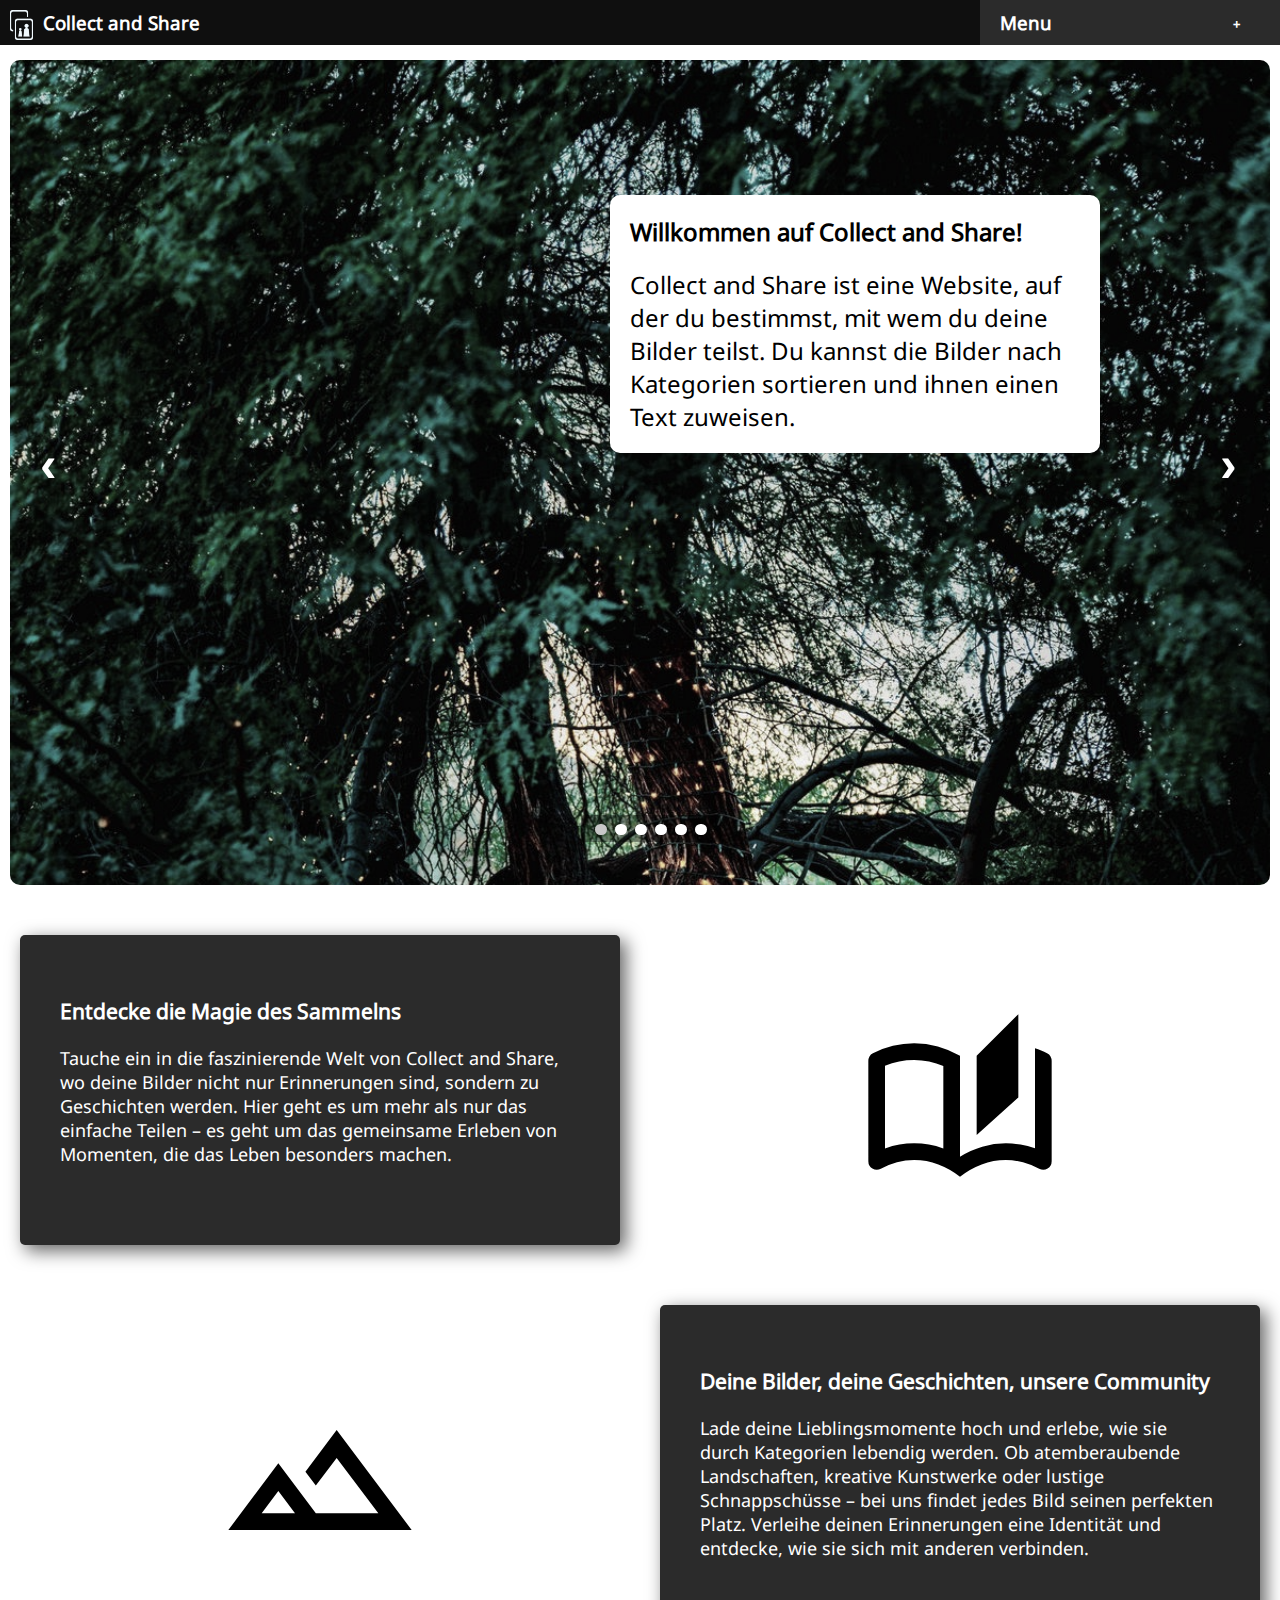
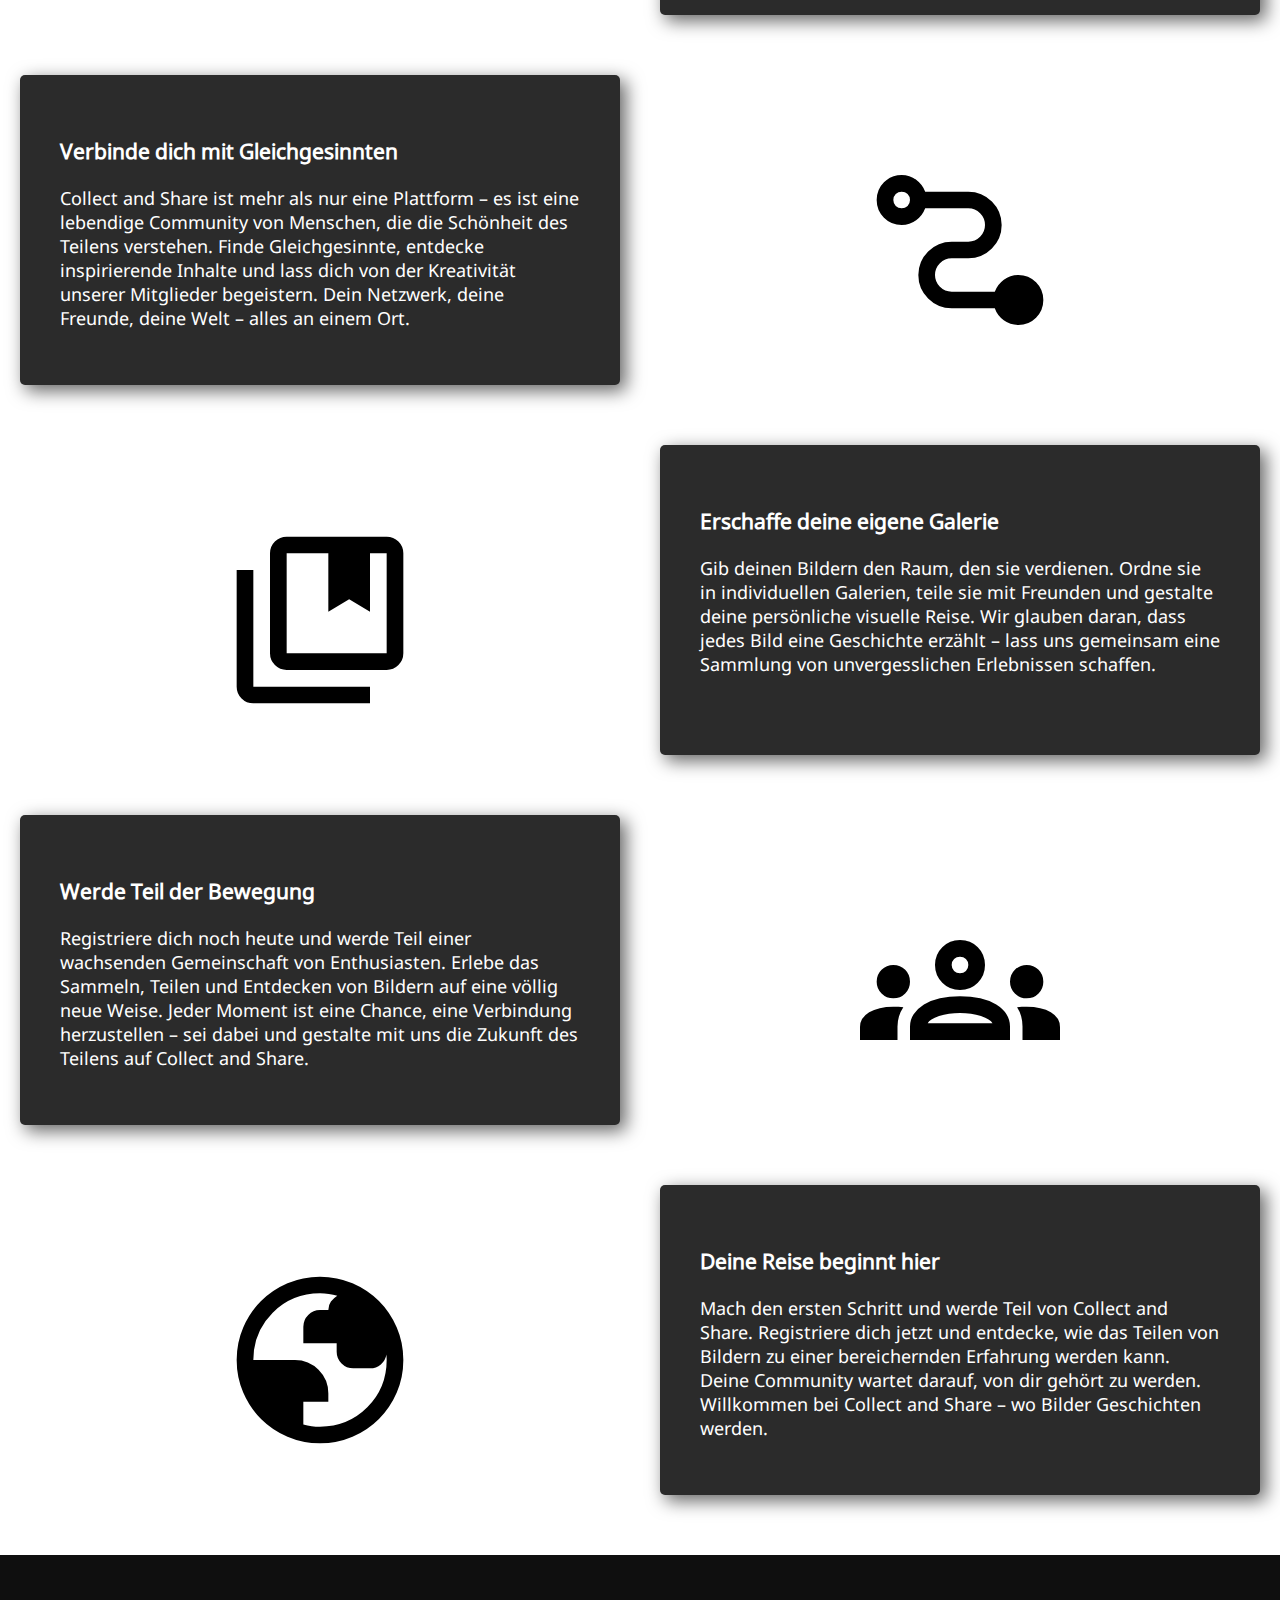
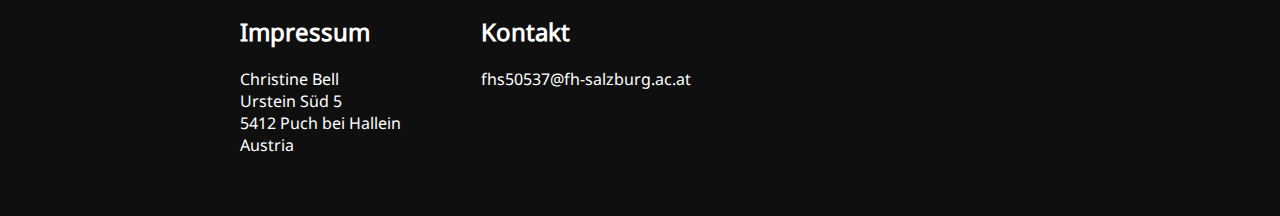
<file: project/index.html>
<!DOCTYPE html>

<html lang="de">

<head>
    <title>Collect And Share</title>
    <meta charset="UTF-8">
    <meta name="viewport" content="width=device-width, initial-scale=1">
    <link rel="stylesheet" href="index.css">
    <script src="index.js" async></script>
    <script src="components/Header.js" async></script>
    <link rel="stylesheet" href="components/Header.css">
    <script src="components/Footer.js" async></script>
    <link rel="stylesheet" href="components/Footer.css">
</head>

<body>

    <header-component></header-component>

    <main>

        <section id="slideShow">
            <div class="rectangle" id="rectangleContent">
                <h4>Willkommen auf Collect and Share!</h4>
                <span> Collect and Share ist eine Website, auf der du bestimmst, mit wem du deine Bilder teilst. Du
                    kannst die Bilder nach Kategorien sortieren und ihnen einen Text zuweisen.</span>
            </div>

            <div class="slideShow">



                <div class="slideImage" id="slide">

                    <div class="arrow" id="leftArrow">
                        <button class="symbol" onclick="arrowNavigation('left')">
                            &#8249;
                        </button>
                    </div>

                    <div class="arrow" id="rightArrow">
                        <button class="symbol" onclick="arrowNavigation('right')">
                            &#8250;
                        </button>
                    </div>

                    <div class="buttonSlideContainer">
                        <div class="buttonGroupSlides">
                            <button onclick="setSlide(0)" class="dot activeDot">.</button>
                            <button onclick="setSlide(1)" class="dot">.</button>
                            <button onclick="setSlide(2)" class="dot">.</button>
                            <button onclick="setSlide(3)" class="dot">.</button>
                            <button onclick="setSlide(4)" class="dot">.</button>
                            <button onclick="setSlide(5)" class="dot">.</button>
                        </div>
                    </div>

                </div>

            </div>

        </section>

        <section id="content">

            <div class="box box1" id="firstBox">
                <h3>Entdecke die Magie des Sammelns</h3>
                <span>
                    Tauche ein in die faszinierende Welt von Collect and Share, wo deine Bilder nicht nur Erinnerungen
                    sind, sondern zu Geschichten werden. Hier geht es um mehr als nur das einfache Teilen – es geht um
                    das gemeinsame Erleben von Momenten, die das Leben besonders machen.
                </span>
            </div>
            <div class="box box2" id="secondBox">
                <img class="icons" src="./images/icons/story_icon.svg" alt="">
            </div>

            <div class="box box2" id="thirdBox">
                <img class="icons" src="./images/icons/landscape_icon.svg" alt="">
            </div>
            <div class="box box1" id="fourthBox">
                <h3>Deine Bilder, deine Geschichten, unsere Community</h3>
                <span>
                    Lade deine Lieblingsmomente hoch und erlebe, wie sie durch Kategorien lebendig werden. Ob
                    atemberaubende
                    Landschaften, kreative Kunstwerke oder lustige Schnappschüsse – bei uns findet jedes Bild seinen
                    perfekten Platz. Verleihe deinen Erinnerungen eine Identität und entdecke, wie sie sich mit anderen
                    verbinden.
                </span>
            </div>

            <div class="box box1" id="fifthBox">
                <h3>Verbinde dich mit Gleichgesinnten</h3>
                <span>
                    Collect and Share ist mehr als nur eine Plattform – es ist eine lebendige Community von Menschen,
                    die
                    die Schönheit des Teilens verstehen. Finde Gleichgesinnte, entdecke inspirierende Inhalte und lass
                    dich
                    von der Kreativität unserer Mitglieder begeistern. Dein Netzwerk, deine Freunde, deine Welt – alles
                    an
                    einem Ort.
                </span>
            </div>
            <div class="box box2" id="sixthBox">
                <img class="icons" src="./images/icons/connect_icon.svg" alt="">
            </div>

            <div class="box box2" id="seventhBox">
                <img class="icons" src="./images/icons/collection_icon.svg" alt="">
            </div>
            <div class="box box1" id="eighthBox">
                <h3>Erschaffe deine eigene Galerie</h3>
                <span>
                    Gib deinen Bildern den Raum, den sie verdienen. Ordne sie in individuellen Galerien, teile sie mit
                    Freunden und gestalte deine persönliche visuelle Reise. Wir glauben daran, dass jedes Bild eine
                    Geschichte erzählt – lass uns gemeinsam eine Sammlung von unvergesslichen Erlebnissen schaffen.
                </span>
            </div>

            <div class="box box1" id="ninthBox">
                <h3>Werde Teil der Bewegung</h3>
                <span>
                    Registriere dich noch heute und werde Teil einer wachsenden Gemeinschaft von Enthusiasten. Erlebe
                    das
                    Sammeln, Teilen und Entdecken von Bildern auf eine völlig neue Weise. Jeder Moment ist eine Chance,
                    eine
                    Verbindung herzustellen – sei dabei und gestalte mit uns die Zukunft des Teilens auf Collect and
                    Share.
                </span>
            </div>

            <div class="box box2" id="tenthBox">
                <img class="icons" src="./images/icons/group_icon.svg" alt="">
            </div>

            <div class="box box2" id="eleventhBox">
                <img class="icons" src="./images/icons/globe_icon.svg" alt="">
            </div>
            <div class="box box1" id="twelfthBox">
                <h3>Deine Reise beginnt hier</h3>
                <span>
                    Mach den ersten Schritt und werde Teil von Collect and Share. Registriere dich jetzt und entdecke,
                    wie
                    das Teilen von Bildern zu einer bereichernden Erfahrung werden kann. Deine Community wartet darauf,
                    von
                    dir gehört zu werden. Willkommen bei Collect and Share – wo Bilder Geschichten werden.
                </span>


            </div>

        </section>

    </main>

    <footer-component></footer-component>

</body>

</html>
</file>
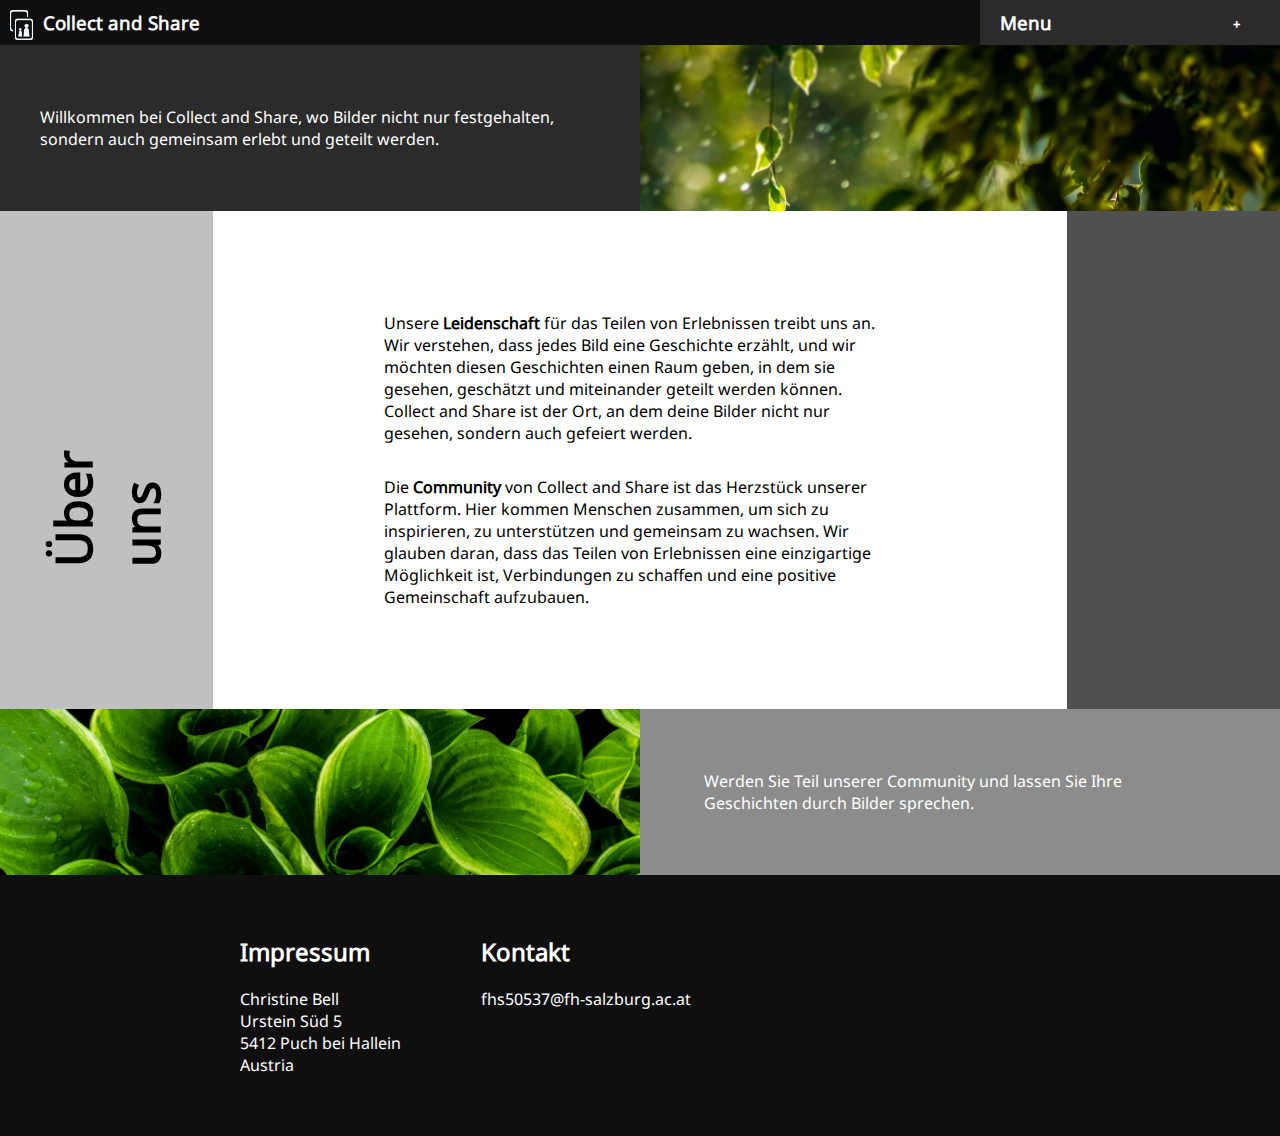
<file: project/aboutUs.html>
<!DOCTYPE html>

<html lang="de">

<head>
    <title>Collect And Share</title>
    <meta charset="UTF-8">
    <meta name="viewport" content="width=device-width, initial-scale=1">
    <link rel="stylesheet" href="aboutUs.css">
    <script src="components/Header.js" async></script>
    <link rel="stylesheet" href="components/Header.css">
    <script src="components/Footer.js" async></script>
    <link rel="stylesheet" href="components/Footer.css">
</head>

<body>

    <header-component></header-component>

    <main>

        <div>
            <p>
                Willkommen bei Collect and Share, wo Bilder nicht nur festgehalten, sondern auch gemeinsam erlebt und
                geteilt werden.
            </p>
        </div>

        <div></div>

        <div>
            <h1>Über uns</h1>
        </div>

        <div>

            <h2>Über uns</h2>
            <p>
                Unsere <strong>Leidenschaft</strong> für das Teilen von Erlebnissen treibt uns an. Wir verstehen, dass
                jedes Bild eine
                Geschichte erzählt, und wir möchten diesen Geschichten einen Raum geben, in dem sie gesehen, geschätzt
                und miteinander geteilt werden können. Collect and Share ist der Ort, an dem deine Bilder nicht nur
                gesehen, sondern auch gefeiert werden.
            </p>

            <p>
                Die <strong>Community</strong> von Collect and Share ist das Herzstück unserer Plattform. Hier kommen
                Menschen zusammen,
                um sich zu inspirieren, zu unterstützen und gemeinsam zu wachsen. Wir glauben daran, dass das Teilen von
                Erlebnissen eine einzigartige Möglichkeit ist, Verbindungen zu schaffen und eine positive Gemeinschaft
                aufzubauen.
            </p>


        </div>

        <div></div>

        <div></div>

        <div>
            <p>Werden Sie Teil unserer Community und lassen Sie Ihre Geschichten durch Bilder sprechen.</p>
        </div>

    </main>

    <footer-component></footer-component>


</body>

</html>
</file>
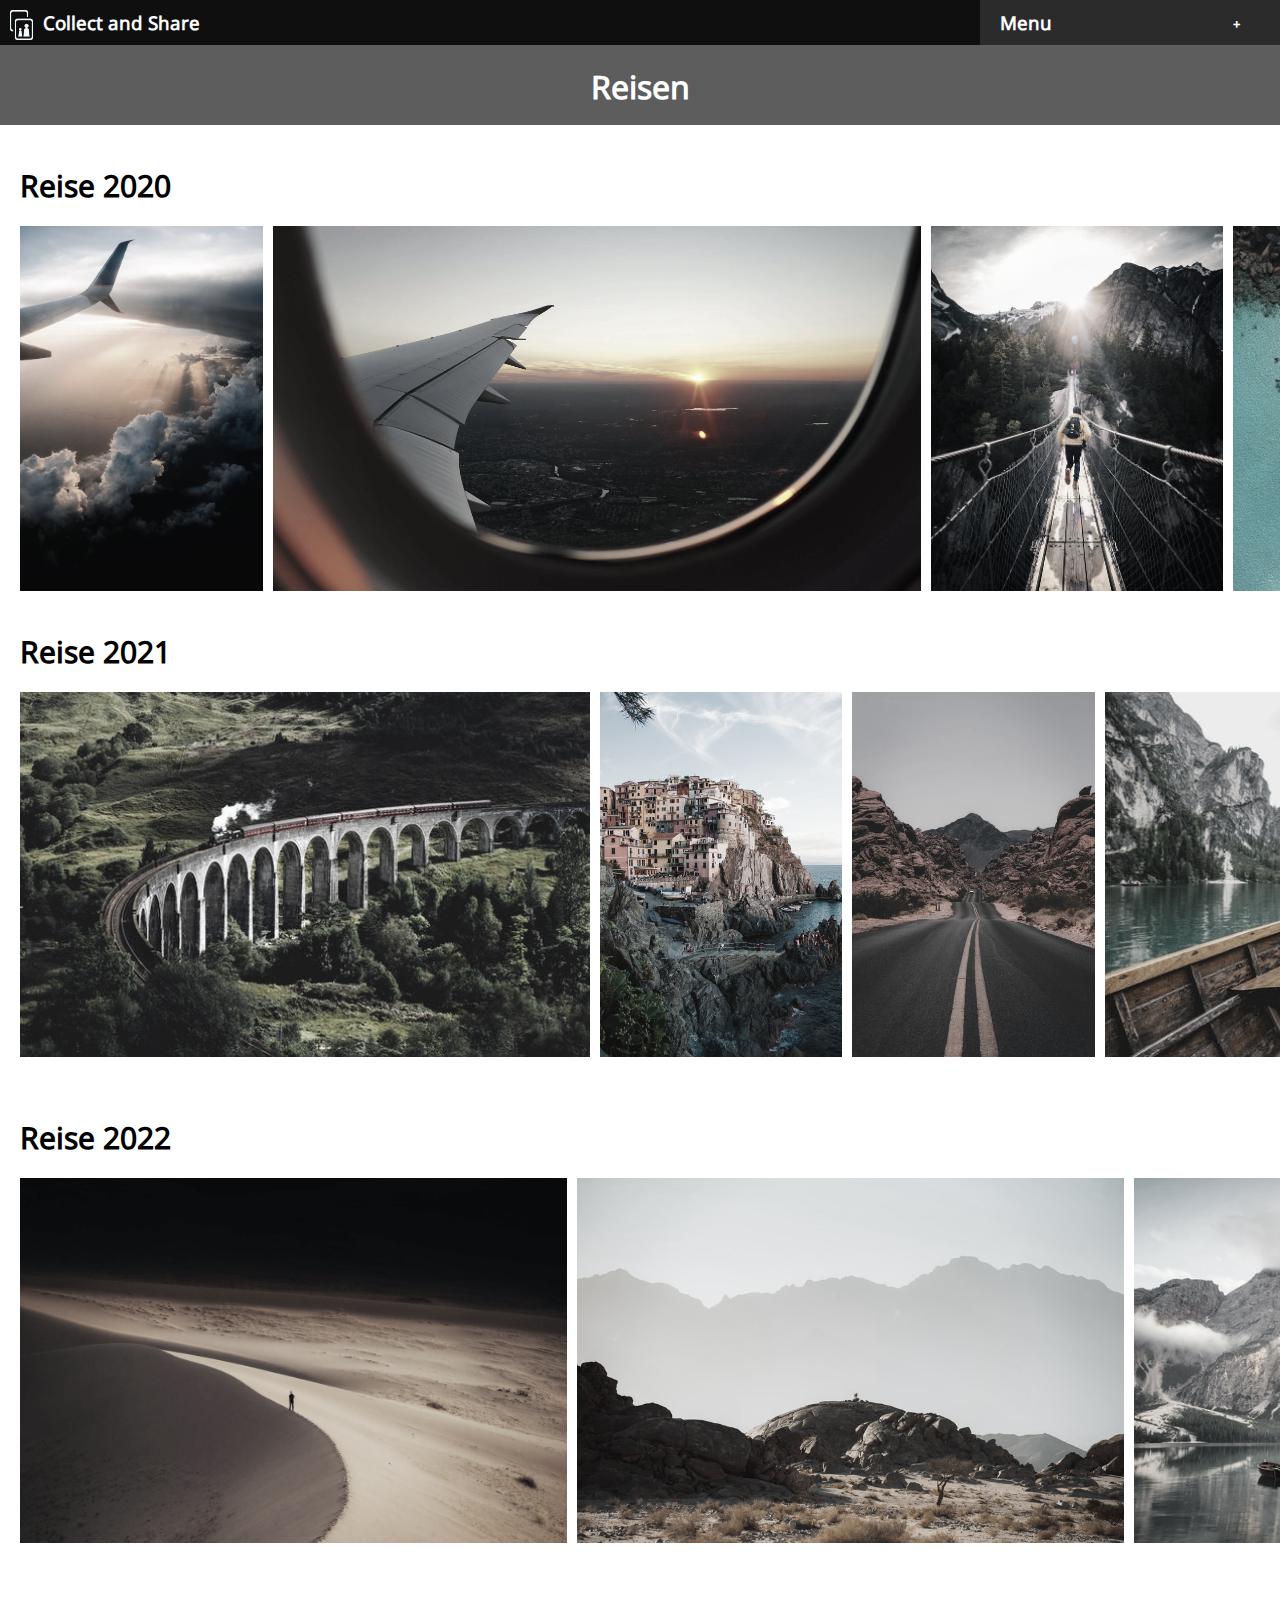
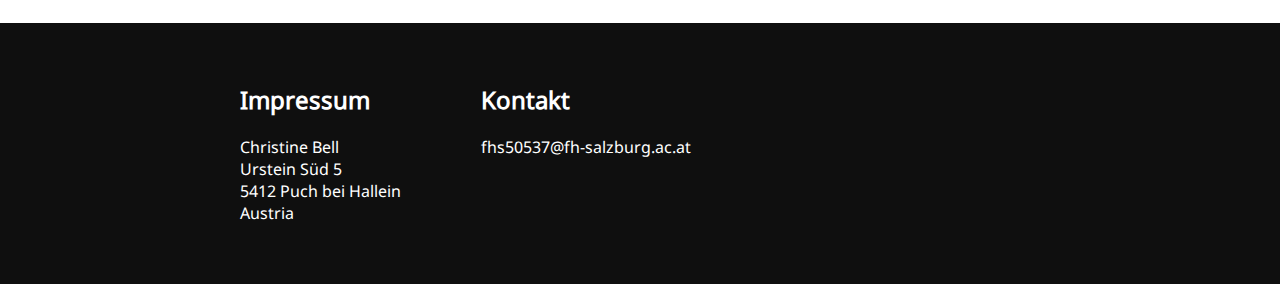
<file: project/detailedCollection.html>
<!DOCTYPE html>

<html lang="de">

<head>
    <title>Collect And Share</title>
    <meta charset="UTF-8">
    <meta name="viewport" content="width=device-width, initial-scale=1">
    <link rel="stylesheet" href="detailedCollection.css">
    <script src="detailedCollection.js" async></script>
    <script src="components/Header.js" async></script>
    <link rel="stylesheet" href="components/Header.css">
    <script src="components/Footer.js" async></script>
    <link rel="stylesheet" href="components/Footer.css">
</head>

<body>

    <header-component></header-component>

    <main>
        <h1>Reisen</h1>


        <div class="firstItem wrapper">

            <h2>Reise 2020</h2>

            <div class="collection wrapper">
                <img class="image" id="1" src="images/collection/travel1.jpg" alt="">
                <img class="image" id=2 src="images/collection/travel2.jpg" alt="">
                <img class="image" id="3" src="images/collection/travel3.jpg" alt="">
                <img class="image" id="4" src="images/collection/travel4.jpg" alt="">
                <img class="image" id="5" src="images/collection/travel5.jpg" alt="">
            </div>

           

        </div>

        <div class="wrapper">

            <h2>Reise 2021</h2>

            <div class="collection wrapper">
                <img class="image" id="6" src="images/collection/travel6.jpg" alt="">
                <img class="image" id="7" src="images/collection/travel7.jpg" alt="">
                <img class="image" id="8" src="images/collection/travel8.jpg" alt="">
                <img class="image" id="9" src="images/collection/travel9.jpg" alt="">
                <img class="image" id="10" src="images/collection/travel10.jpg" alt="">
            </div>

            <div class="slider-scrollbar">
                <div class="scrollbar-track">
                  <div class="scrollbar-thumb"></div>
                </div>
            </div>

        </div>


        <div class="wrapper">

            <h2>Reise 2022</h2>

            <div class="collection wrapper">
                <img class="image" id="11" src="images/collection/travel11.jpg" alt="">
                <img class="image" id="12" src="images/collection/travel12.jpg" alt="">
                <img class="image" id="13" src="images/collection/travel13.jpg" alt="">
                <img class="image" id="14" src="images/collection/travel14.jpg" alt="">
                <img class="image" id="15" src="images/collection/travel15.jpg" alt="">
            </div>

            <div class="slider-scrollbar">
                <div class="scrollbar-track">
                  <div class="scrollbar-thumb"></div>
                </div>
            </div>

        </div>

    </main>

    <footer-component></footer-component>


</body>

</html>
</file>
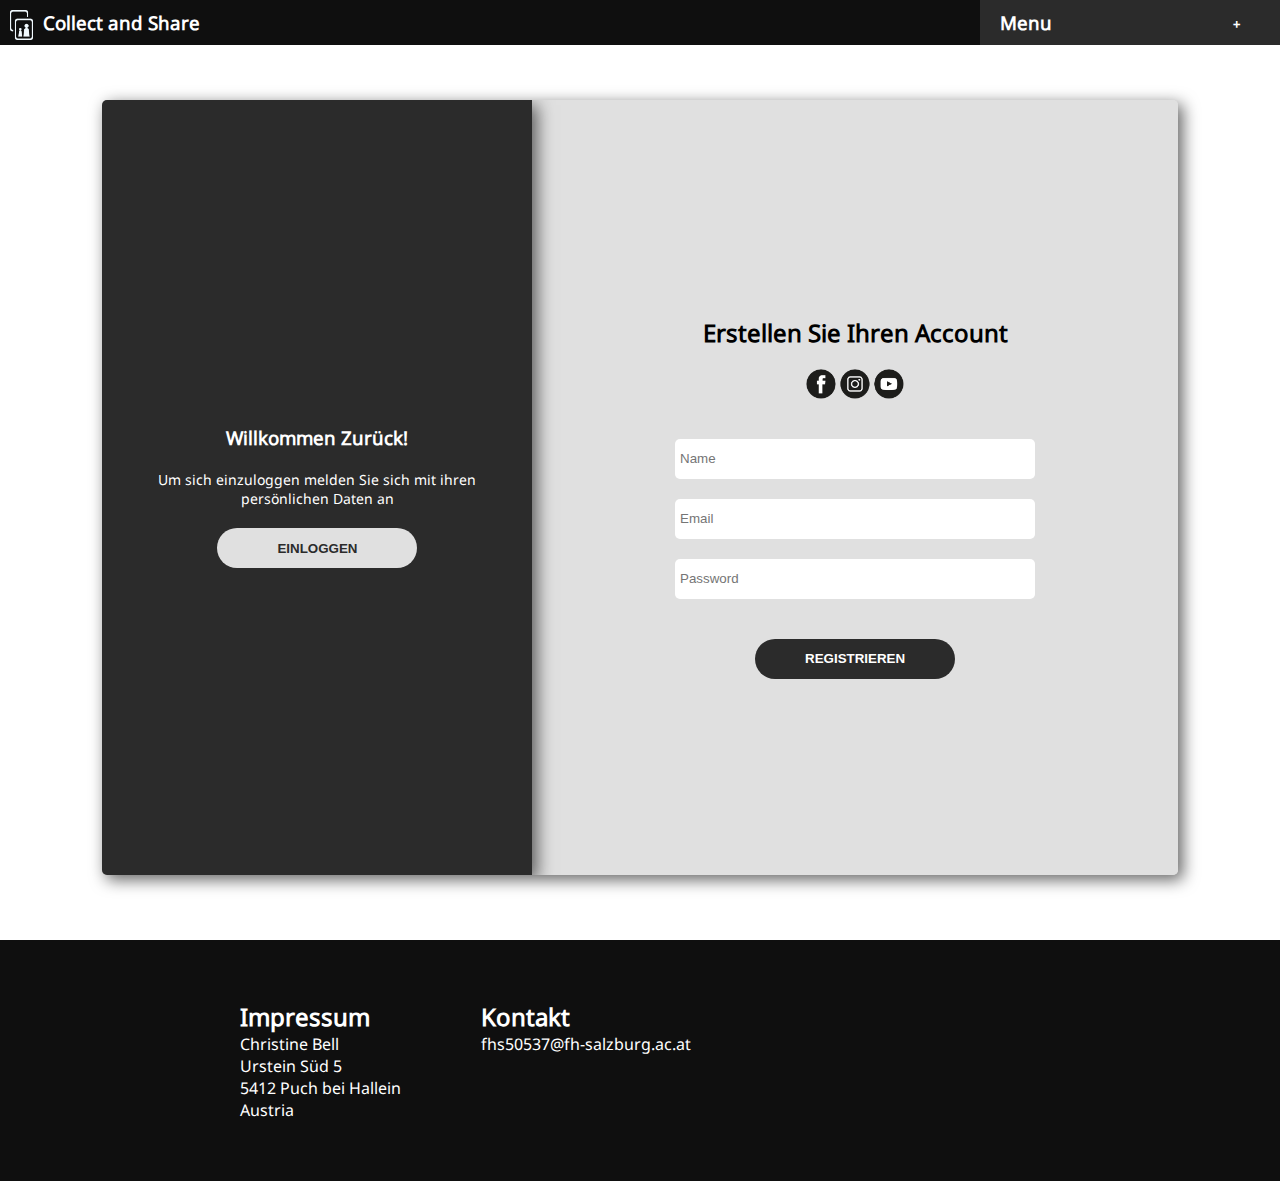
<file: project/login-register.html>
<!DOCTYPE html>

<html lang="de">

<head>
    <title>Collect And Share</title>
    <meta charset="UTF-8">
    <meta name="viewport" content="width=device-width, initial-scale=1">
    <link rel="stylesheet" href="login-register.css">
    <script src="login-register.js" async></script>
    <script src="components/Header.js" async></script>
    <link rel="stylesheet" href="components/Header.css">
    <script src="components/Footer.js" async></script>
    <link rel="stylesheet" href="components/Footer.css">
</head>

<body>

    <header-component></header-component>

    <main>
        <div class="card " id="card">


            <div id="login">
                <div id="loginActive">
                    <h2>Loggen Sie sich ein</h2>
                    <img class="socialMedia" src="images/icons/socialMedia.png" alt="">
                    <form>
                        <input required type="email" name="email" placeholder="Email">
                        <input required type="password" name="password"  placeholder="Password">
                        <input type="submit" value="EINLOGGEN">
                    </form>

                    <button class="mobileButton" onclick="mobileRegister()">REGISTRIEREN</button>
                </div>

                <div id="loginInactive">
                    <h3>Willkommen Zurück!</h3>
                    <p class="defaultText">Um sich einzuloggen melden Sie sich mit ihren persönlichen Daten an</p>
                    <button onclick="handleLogIn()">EINLOGGEN</button>
                </div>

            </div>

            <div id="register">

                <div id="registerActive">
                    <h2>Erstellen Sie Ihren Account</h2>
                    <img class="socialMedia" src="images/icons/socialMedia.png" alt="">
                    <form onsubmit="return handleSubmitRegister()">
                        <input required type="text" id="name" name="name" placeholder="Name">
                        <input required type="email" id="email" name="email" placeholder="Email">
                        <input required type="password" id="password" name="password" placeholder="Password">
                        <p id="invalidMessage"></p>
                        <input type="submit" value="REGISTRIEREN">
                    </form>

                    <button class="mobileButton" onclick="mobileLogin()">EINLOGGEN</button>

                </div>
                
                <div id="registerInactive">
                        <h3>Noch keinen Account?</h3>
                        <p>Erstellen Sie jetzt Ihren Account und erkunden Sie Collect and Share!</p>
                        <button class="shiftButton" onclick="handleRegister()">REGISTRIEREN</button>
                </div>

            </div>


        </div>
    </main>

    <footer-component></footer-component>


</body>

</html>


<!--
    <div id="loginSide" class="login">
                <div>
                    <img id="loginImg" src="images/icon.png" alt="">
                    <span class="firstLine">.</span>
                </div>

                

                    <div id="loginDefault" class="side cardContent loginDefault">
                        <h3>Willkommen Zurück!</h3>
                        <span class="defaultText">Um sich einzuloggen melden Sie sich mit ihren persönlichen Daten
                            an</span>
                        <button class="shiftButton" onclick="handleLogIn()">EINLOGGEN</button>
                    </div>
                </div>

                <div id="registerSide" class="register ">
                    <div>
                        <img class="registerImg" id="registerImg" src="images/icon.png" alt="">
                        <span class="firstLine">.</span>
                    </div>

                    <div class="registerContainer">
                        <div id="registerActiveContent" class="side cardContent">
                            <h2>Erstellen Sie Ihren Account</h2>
                            <img src="images/icons/socialMedia.png" alt="">
                            <form onsubmit="return handleSubmitRegister()">
                                <input required type="text" id="name" placeholder="Name">
                                <input required type="email" id="email" placeholder="Email">
                                <input required type="password" id="password" placeholder="Password">
                                <label id="invalidMessage"></label>
                                <input type="submit" value="REGISTRIEREN">
                            </form>
                        </div>
                        <div id="defaultRegister" class="side cardContent registerDefault">
                            <h3>Noch keinen Account?</h3>
                            <span>Erstellen Sie jetzt Ihren Account und erkunden Sie Collect and Share!</span>
                            <button class="shiftButton" onclick="handleRegister()">REGISTRIEREN</button>
                        </div>
                    </div>
                </div>
-->
</file>
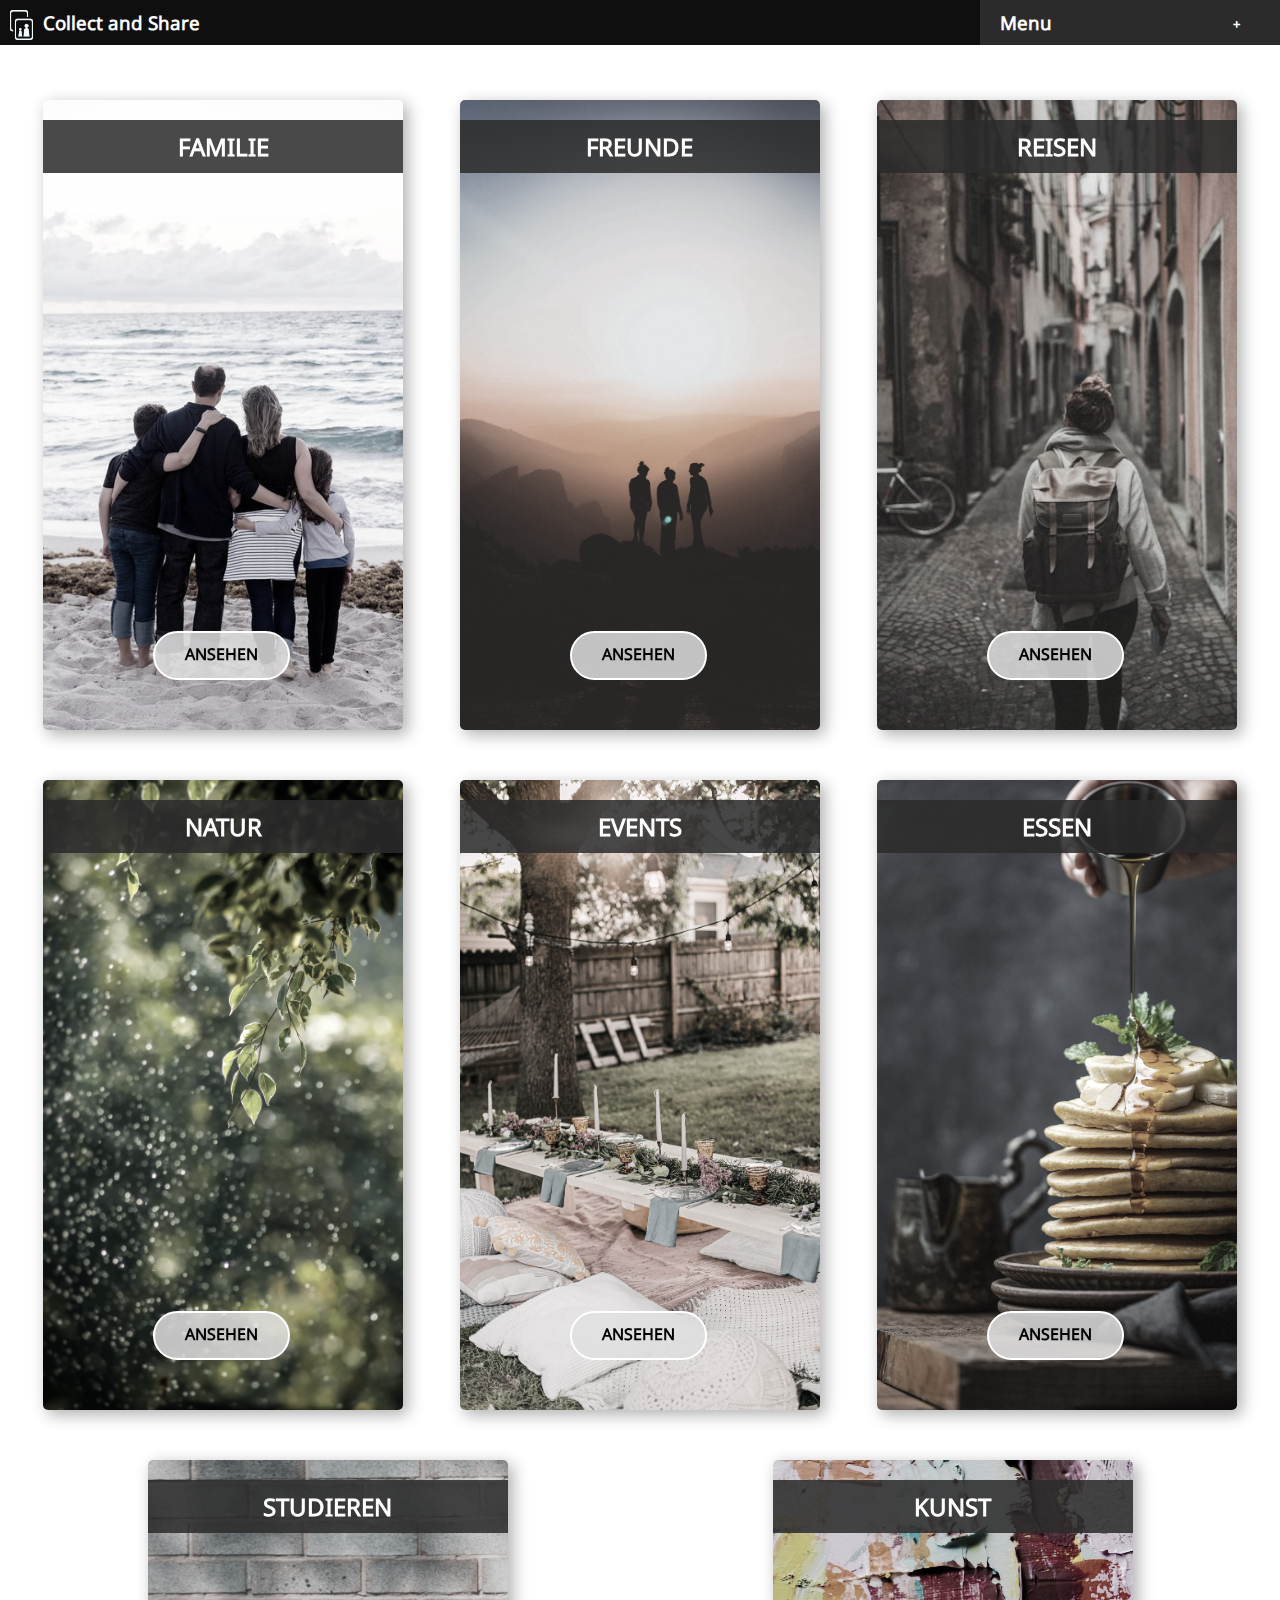
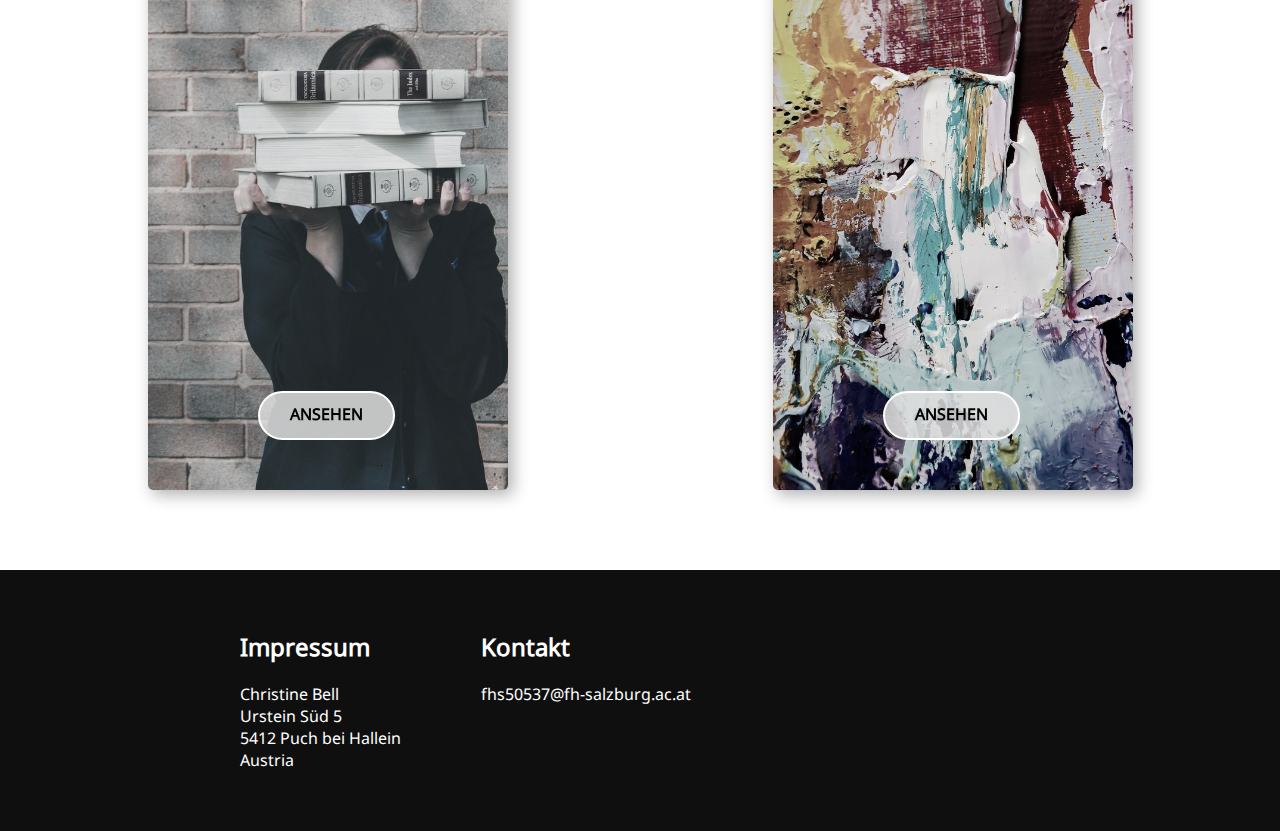
<file: project/sampleCollection.html>
<!DOCTYPE html>

<html lang="de">

<head>
    <title>Collect And Share</title>
    <meta charset="UTF-8">
    <meta name="viewport" content="width=device-width, initial-scale=1">
    <link rel="stylesheet" href="sampleCollection.css">
    <script src="components/Header.js" async></script>
    <link rel="stylesheet" href="components/Header.css">
    <script src="components/Footer.js" async></script>
    <link rel="stylesheet" href="components/Footer.css">
</head>

<body>

    <header-component></header-component>

    <main>
        
        <div class="card">
            <h2>FAMILIE</h2>
            <a href="https://users.multimediatechnology.at/~fhs51396/project/index.html">ANSEHEN</a>
        </div>

        <div class="card">
            <h2>FREUNDE</h2>
            <a href="https://users.multimediatechnology.at/~fhs50556/project/index.html">ANSEHEN</a>
        </div>

        <div class="card">
            <h2>REISEN</h2>
            <a href="detailedCollection.html">ANSEHEN</a>
        </div>

        <div class="card">
            <h2>NATUR</h2>
            <a href="https://users.multimediatechnology.at/~fhs50563/project/index.html">ANSEHEN</a>
        </div>

        <div class="card">
            <h2>EVENTS</h2>
            <a href="https://users.multimediatechnology.at/~fhs50567/project/index.html">ANSEHEN</a>
        </div>

        <div class="card">
            <h2>ESSEN</h2>
            <a href="https://users.multimediatechnology.at/~fhs50561/project/index.html">ANSEHEN</a>
        </div>

        <div class="card">
            <h2>STUDIEREN</h2>
            <a href="https://users.multimediatechnology.at/~fhs44311/project/index.html">ANSEHEN</a>
        </div>

        <div class="card">
            <h2>KUNST</h2>
            <a href="https://users.multimediatechnology.at/~fhs50564/project/index.html">ANSEHEN</a>
        </div>

    </main>

    <footer-component></footer-component>


</body>

</html>
</file>
<file: project/index.css>
@font-face {
    font-family: 'Nunito Sans';
    src: url('./fonts/Noto_Sans/NotoSans-Regular.ttf');

}

body {
    font-family: 'Nunito Sans';
    margin: 0px;
}



h1,
h2,
h3,
h4,
h5,
h6 {}



main {
    padding-top: 50px;
}

.slideShow {
    margin: 10px;
    height: calc(100vh - 75px);
}

.slideImage {
    border-radius: 10px;

    padding: 0px;

    background-image: url("./images/slides/slide1.jpg");
    background-position: top left;
    background-size: cover;

    height: 100%;
    min-width: 100%;
    filter: grayscale(60%);


    display: grid;
    grid-template-columns: 80px auto 80px;
    grid-template-rows: auto 70px;

}

.slideImage:hover {
    filter: grayscale(0%);
}


.buttonGroupSlides {


    grid-column: 2;

    width: 140px;
    text-align: center;


    background-color: hsla(0, 0%, 0%, 0.361);
    border-radius: 4px;

    height: fit-content;

    padding-top: 5px;
}

.buttonSlideContainer {

    grid-column: 2;

    margin-left: calc(50% - 59px)
}

.dot {
    height: 11px;
    width: 11px;
    border-radius: 25px;
    z-index: 10;
    border: none;
    margin: 2px;
    background-color: #ffffff;
    color: transparent;
}


.dot:hover {

    background-color: #a3a3a3;
    cursor: pointer;
}

.activeDot {
    background-color: #c8c8c8;
    z-index: 13;
}

.arrow {
    padding: 20px;
}

.symbol {
    color: #fff;
    font-weight: bolder;
    font-size: 50px;

    padding: 10px;

    margin-top: calc(45vh - 60px);

    background-color: transparent;

    text-align: center;
    vertical-align: middle;

    border-radius: 100px;

    border: none;
}


.rectangle {

    font-size: 24px;

    font-family: default;

    position: absolute;
    right: 180px;

    background-color: #fff;
    width: fit-content;
    height: fit-content;

    padding: 20px;
    margin-top: 15vh;

    max-width: 450px;

    border-radius: 10px;

    z-index: 9;

}

.rectangle h4 {
    margin: 0px;
    margin-bottom: 20px;

}


#rightArrow {
    grid-column: 3;
}

#content {
    margin-top: 30px;

    display: flex;
    flex-direction: row;

    flex-flow: row wrap;

    row-gap: 20px;

}

.box1 {
    background-color: #2b2b2b;
    color: #fff;
    box-shadow:
        0.3em 0.3em 1em rgba(0, 0, 0, 0.6);
}

.box2 {
    display: flex;
    justify-content: center;
    align-items: center;
}

.box {
    vertical-align: middle;

    min-height: 30vh;
    height: max-content;
    padding: 40px;
    padding-bottom: 0px;
    flex-basis: calc(50% - 120px);

    margin: 20px;

    border-radius: 5px;

    font-size: 18px;


}

.icons {
    height: 200px;
    width: 200px;
}






@media screen and (max-width: 500px) {

    body {
        font-size: 14px;
    }

    .box{
        font-size: 14px;
    }
}

@media screen and (max-width: 760px) {

    

    .rectangle {
        grid-column: span 3;
        color: black;

        position: relative;
        width: 90%;
        height: fit-content;

        right: 0px;
        left: 0px;
        top: 20px;

        margin: 0px;

        border-radius: 5px;

        box-shadow: none;

        font-size: 24px;
    }

    .rectangle span{
        display: none;
    }

    .slideShow {
        display: none;
    }

    #content{
        margin-top: 0px
    }


}

@media screen and (max-width: 800px) {

    .box {
        vertical-align: middle;

        min-height: 5vh;
        height: max-content;
        padding: 40px;
        padding-bottom: 60px;
        flex-basis: 100%;

        margin: 20px;

        border-radius: 5px;
    }

    #firstBox {
        order: 1;
    }

    #secondBox {
        order: 2;
    }

    #fourthBox {
        order: 3;
    }

    #thirdBox {
        order: 4;
    }

    #fifthBox {
        order: 5;
    }

    #sixthBox {
        order: 6;
    }

    #seventhBox {
        order: 8;
    }

    #eighthBox {
        order: 7;
    }

    #ninthBox {
        order: 9;
    }

    #tenthBox {
        order: 10;
    }

    #eleventhBox {
        order: 12;
    }

    #twelfthBox {
        order: 11;
    }

    .icons {
       
        margin-top: 10%;
    }

    #content {
        row-gap: 0px;
    }

}

@media screen and (max-width: 910px) {


    .slideImage {
        display: grid;
        grid-template-columns: 70px auto 70px;
        grid-template-rows: max-content auto;
    }



    .symbol {
        margin-top: calc(30vh - 60px);
    }

    .buttonGroupSlides {
        display: none;
    }


    .arrow {
        display: none;
    }




}
</file>
<file: project/components/Header.css>
@font-face {
        font-family: 'Nunito Sans';
        src: url('../fonts/Noto_Sans/NotoSans-Regular.ttf');
    }
    body {
        font-family: 'Nunito Sans';
        margin: 0px;
    }
    header {
        position: fixed;
    
        background-color: #0f0f0f;
    
        width: 100vw;
    
        display: grid;
        grid-template-columns: auto 300px;
        grid-template-rows: 45px;
    
        vertical-align: middle;
        text-align: center;
    
        color: #fff;
    
        z-index: 5000;
    }
    img {
        height: 30px;
        padding: 10px;
    }
    .titleGroup {
        display: grid;
        grid-template-columns: max-content auto;
    }
    nav h3 {
        margin: 0px;
        padding-top: 5px;
        padding-left: 20px;
    }
    .logo {
        text-align: left;
        margin: 0px;
        padding-top: 10px;
    }
    .menu:after {
        content: '+';
        /* Unicode +*/
        font-size: 13px;
        color: white;
        float: right;
        margin-right: 40px;
        margin-top: 5px;
    }
    .active:after {
        content: "-";
        /* Unicode - */
    }
    .menuGroup {
        color: #fff;
        background-color: #2b2b2b;
    
        position: absolute;
        right: 0px;
    
        text-align: left;
        width: 300px;
        height: 100%;
    }
    .menu {

        color: #fff;
        cursor: pointer;
        border: none;
        text-align: left;
        outline: none;
    
        padding-left: 20px;
        padding-top: 10px;
    
        height: 35px;
    }
    .menuContent {
        margin: 0px;
        background-color: #2b2b2b;
        max-height: 0;
        overflow: hidden;
        transition: max-height 0.2s ease-out;
        color: #fff;
    }
    a{
        text-decoration: none;
        color: #fff;
    
        height: 30px;
        padding: 10px;
        padding-left: 20px;
        
    }
    a:hover{
        text-decoration: none;
        background-color: transparent;
        background-color: #0f0f0f38;
    }
    @media screen and (max-width: 560px) {

        header {
            display: grid;
            grid-template-columns: 1fr 1fr;
            grid-template-rows: 50px;
            column-gap: 0px;
        }
    
        .logo {
            display: none;
        }
    }
    @media screen and (max-width: 500px) {

        .logoImg {
            display: none;
        }
    
        .menuGroup {
            width: 100%;
        }
    
        .menuContent {
            width: 100vw;
        }

        header{
            font-size: 14px;
        }
    }

    .loginRegister{
        background-color: #ffffff0e;
        margin: 0px;
    }
</file>
<file: project/components/Footer.css>
footer {
    background-color: #0f0f0f;

    padding: 40px;
    padding-left: 40px;
    padding-right: 40px;
    padding-bottom: 60px;

    margin-top: 40px;

    display: grid;
    grid-template-columns: 10% max-content 1fr 2fr;
    column-gap: 80px;

    vertical-align: middle;
    text-align: left;

    color: #fff;
}

.impressum {
    grid-column: 2;
}

@media screen and (max-width: 760px) {


    footer{
        display: grid;
        grid-template-columns: none;
        grid-template-rows: 1fr 1fr;

        row-gap: 20px;

        padding-left: calc(50% - 120px);
        padding-bottom: 0px;
        padding-top: 20px;

        font-size: 14px;
    }

    .impressum {
        grid-column: 1;
        font-size: 14px;
    }

    .contactData{
        font-size: 14px;
    }

}

@media screen and (max-width: 500px) {

    footer{ 
        font-size: 14px;
    }

}
</file>
<file: project/aboutUs.css>
@font-face {
    font-family: 'Nunito Sans';
    src: url('./fonts/Noto_Sans/NotoSans-Regular.ttf');

}

body {
    font-family: 'Nunito Sans';
    margin: 0px;
}

main {
    padding: 0px;
    padding-top: 45px;

    display: grid;
    grid-template-rows: 20% 60% 20%;
    grid-template-columns: 1fr 1fr 1fr 1fr 1fr 1fr;


    min-height: calc(100vh - 70px);

    gap: 0px
}

main div:first-child{
    background-color: #2b2b2b;

    grid-column: span 3;

    display: flex;
    align-items: center;
    justify-content: center;

    padding: 40px;

    color: #fff;
}


main div:nth-child(2){
    background-image: url("images/cards/nature.jpg");
    background-size: cover;

    grid-column: span 3;
}

main div:nth-child(3){
    background-color: #c0c0c0;

    grid-column: span 1;

    display: flex;
    justify-content: center;
    align-items: center;
}

div:nth-child(3) h1{
    transform: rotate(-90deg);
    font-size: 50px;
}

main div:nth-child(4){

    grid-column: span 4;

    display: flex;
    justify-content: center;
    align-items: center;

    flex-direction: column;

    padding: 20px;
    padding-left: 20%;
    padding-right: 20%;
}

main div:nth-child(4) h2{

    display: none;
}

main div:nth-child(5){
    background-color: #505050;

    grid-column: span 1;
}

main div:nth-child(6){
    background-image: url("images/cards/nature2.jpg");
    background-size: cover;

    grid-column: span 3;
}

main div:nth-child(7){
    
    background-color: #8c8c8c;

    grid-column: span 3;

    display: flex;
    align-items: center;
    justify-content: center;

    padding: 40px;
    padding-left: 10%;
    padding-right: 10%;

    color: #fff;
}


footer{
    margin-top: 0px !important;
}

@media screen and (max-width: 850px) {

    body{
        font-size: 14px;
    }

    main{
        grid-template-rows: 0.25fr 2fr 0.75fr 0.5fr;

        font-size: 14px;
    }

    main div:first-child{
        grid-column: span 6;
        order: 1;
    }

    main div:nth-child(2){
        grid-column: span 6;
        max-height: 100%;

        order: 0;
    }

    main div:nth-child(3){
        display: none;
    }

    main div:nth-child(4){
        padding: 40px;
        padding-top: 10px;
        padding-bottom: 20px;
        grid-column: span 5;
    }

    main div:nth-child(4) h2{

        display: block;

        align-self: flex-start;
        margin: 0px;
        margin-top: 20px;
    }

    main div:nth-child(5){
        display: none;
    }

}
</file>
<file: project/detailedCollection.css>
@font-face {
    font-family: 'Nunito Sans';
    src: url('./fonts/Noto_Sans/NotoSans-Regular.ttf');

}

body {
    font-family: 'Nunito Sans';
    margin: 0px;
}


main {
    padding: 0px;
    padding-top: 45px;

    height: fit-content;

    display: grid;
    grid-template-rows: 80px 1fr 1fr 1fr;
    grid-template-columns: none;

    gap: 20px;
}

main h1 {
    background-color: #2b2b2bc3;
    color: #fff;

    text-align: center;

    padding: 20px;
    margin: 0px;
}

main h2{
    margin: 0px;
    margin-left: 20px;
    font-size: 30px;
}

.firstItem {
    margin-top: 20px;
}

.collection {

    height: 45vh;
    max-width: 98vw;
    padding-left: 20px;
    padding-right: 20px;
    overflow: scroll;

    display: flex;
    flex-direction: row;
    align-items: center;

    gap: 10px
}

.image {
    margin: 0px;
    padding: 0px;

    height: 90%;

    filter: grayscale(70%);
}

.image:hover {
    filter: grayscale(0%)
}

.arrow {
    padding: 0px;
    margin-right: 40px;
    margin-left: 40px;

    position: absolute;

    z-index: 10;
}

#rightArrow {
    right: 0px;
}

.focused {
    filter: grayscale(0%);
    height: 95%;
}

.symbol {

    color: #fff;
    font-weight: bolder;
    font-size: 80px;

    padding: 10px;

    margin-top: 150px;

    background-color: transparent;

    text-align: center;
    vertical-align: middle;

    border-radius: 100px;

    border: none;
}

.wrapper {
    overflow-x: auto;
    overflow-y: hidden;
    
}


.wrapper::-webkit-scrollbar {
    width: max-content;
  }
  
  .wrapper::-webkit-scrollbar-thumb {
    background-color: #2b2b2b57;
  }
  
  .wrapper::-webkit-scrollbar-track {
    background-color: #f0f0f09d;
  }




@media screen and (max-width: 500px) {


    main h1 {
        padding-top: 20px;
        font-size: 30px;
    }

    main{
        grid-template-rows: 80px 1fr 1fr 1fr;
    }

    .focused {
        filter: grayscale(0%);
        height: 80%;
    }

    
    

}

@media (pointer: coarse){
    .wrapper::-webkit-scrollbar {
        width: max-content;
      }
      
      .wrapper::-webkit-scrollbar-thumb {
        background-color: transparent;
      }
      
      .wrapper::-webkit-scrollbar-track {
        background-color: transparent;
      }
}
</file>
<file: project/login-register.css>
@font-face {
    font-family: 'Nunito Sans';
    src: url('./fonts/Noto_Sans/NotoSans-Regular.ttf');
}

/*Colors*/
:root{
    --light-gray-background: #e0e0e0;
    --dark-gray-background: #2b2b2b;
    --box-shadow: rgba(0, 0, 0, 0.6);
}

body {
    font-family: 'Nunito Sans';
}

main {
    padding: 8vw;
    padding-top: 100px;
    padding-bottom: 25px;
}

.card {
    min-height: calc(100vh - 125px);

    display: flex;
    flex-direction: row;

    justify-content: center;
    align-items: stretch;

    overflow: hidden;

    border-radius: 5px;
    box-shadow:
        0.3em 0.3em 1em var(--box-shadow);
    background-color: var(--light-gray-background);
}

#login{

    height: inherit;

    flex: 2;

    background-color: var(--dark-gray-background);
    box-shadow:
        0.3em 0.3em 1em var(--box-shadow);

    z-index: 1;

    display: flex;
}

.wide {
    flex: 3 !important;
    background-color: var(--light-gray-background) !important;
    z-index: 0;
}

.small {
    flex: 2 !important;
    background-color: var(--dark-gray-background) !important;
    box-shadow:
        0.3em 0.3em 1em var(--box-shadow);
    z-index: 1;
}


#register {
    flex: 3;

    background-color: var(--light-gray-background);

    display: flex;
    flex-direction: column;
    justify-content: center;
    align-items: center;

    gap: 20px;
}

h2 {
    margin-bottom: 0px;
}

h3 {
    margin-bottom: 0px;
}

.socialMedia {
    padding: 0px;
    margin-bottom: 20px;
}

form {
    display: flex;
    flex-direction: column;

    justify-content: center;
    align-items: center;

    gap: 20px;

}

input {
    width: 350px;
    height: 30px;
    padding: 5px;
    border-radius: 5px;
    border-color: #fff;

    border: none;
}

input:focus {
    outline-color: var(--dark-gray-background);
}

input[type="submit"] {
    width: 200px;
    padding: 10px;
    height: 40px;
    font-weight: 700;

    border-radius: 20px;
    border: none;

    cursor: pointer;

    background-color: var(--dark-gray-background);
    color: #fff;
}

#loginActive,
#registerActive {
    display: none;

    width: 100%;
    padding: 40px;

    flex-direction: column;
    align-items: center;
    justify-content: center;

    gap: 20px;

    color: black;
}

#registerActive {
    display: flex;
}

#loginInactive,
#registerInactive {

    padding: 40px;

    display: flex;
    flex-direction: column;
    align-items: center;
    justify-content: center;

    gap: 20px;

    color: #fff;
}

#registerInactive {
    display: none;
}

#registerActive p {
    font-size: 12px;
    color: red;
}

button {
    width: 200px;
    padding: 10px;
    height: 40px;
    font-weight: 700;

    border-radius: 20px;
    border: none;

    cursor: pointer;

    background-color: var(--light-gray-background);
    color: var(--dark-gray-background);
}

p {
    font-size: 14px;
    text-align: center;
    margin: 0px;
}

.mobileButton{
    display: none;
}

@media screen and (max-width: 870px) {

    body{
        background-color: transparent;
    }

    main {
        padding: 20px;
        padding-top: 45px;
    }

    .card{
        background-color: transparent;
        border: 0px;
        box-shadow: none;
    }

   


    #login {
        height: inherit;
    
        flex: 3;
        
        background-color: transparent;
        box-shadow: none;
    
        z-index: 1;
    
        display: none;
    }

    #register{
        background-color: transparent;
        display: flex;
    }

    .mobileButton{
        display: block;
    }

    #loginActive{
        display: flex;
    }

    #loginInactive, #registerInactive{
        display: none;
    }

    #registerActive h2, #loginActive h2{
        text-align: center;
    }

    input{
        background-color: #f1f0f0;
        border: var(--light-gray-background) 1px solid;
        width: 300px;
    }

}
</file>
<file: project/sampleCollection.css>
@font-face {
    font-family: 'Nunito Sans';
    src: url('./fonts/Noto_Sans/NotoSans-Regular.ttf');

}

body {
    font-family: 'Nunito Sans';
    margin: 0px;
}

main {
    padding: 40px;
    padding-top:100px;

    display: flex;
    flex-direction: row;
    justify-content: space-around;
    align-items: center;

    flex-wrap: wrap;
    flex-basis: 20%;

    min-height: calc(100vh - 140px);

    gap: 50px;
}

.card{
    min-width: 350px;
    width: 30%;
    height: 70vh;

    box-shadow:
        0.3em 0.3em 1em rgba(0, 0, 0, 0.311);

    border-radius: 5px;

    background-size: cover;
    filter: grayscale(70%);

    text-align: center;

}

.card:hover{
    filter: grayscale(0%);
}

.card h2{
    background-color: #2b2b2bdb;
    color: white;
    padding: 10px;
}

.card:first-child{
    background-image: url(images/cards/family.jpg);
    
}

.card:nth-child(2){
    background-image: url(images/cards/friends.jpg);
}

.card:nth-child(3){
    background-image: url(images/cards/travel.jpg);
}

.card:nth-child(4){
    background-image: url(images/cards/nature.jpg);
}

.card:nth-child(5){
    background-image: url(images/cards/events.jpg);
}

.card:nth-child(6){
    background-image: url(images/cards/food.jpg);
}

.card:nth-child(7){
    background-image: url(images/cards/school.jpg);
}

.card:nth-child(8){
    background-image: url(images/cards/art.jpg);
}

.card a{
    text-decoration: none;
    background-color: #e0e0e0d7;
    border: #fff 2px solid;
    border-radius: 25px;

    padding: 5px;
    padding-top: 10px;
    padding-left: 30px;
    padding-right: 30px;

    text-align: center;
    font-weight: 800;

    position: absolute;
    bottom: 50px;

    left: calc(50% - 70px);

    color: black;

}

.card a:hover{
    background-color: #e0e0e0d7;
}

@media screen and (max-width: 500px) {

    .card{
        filter: grayscale(0%);
    }

}
</file>
